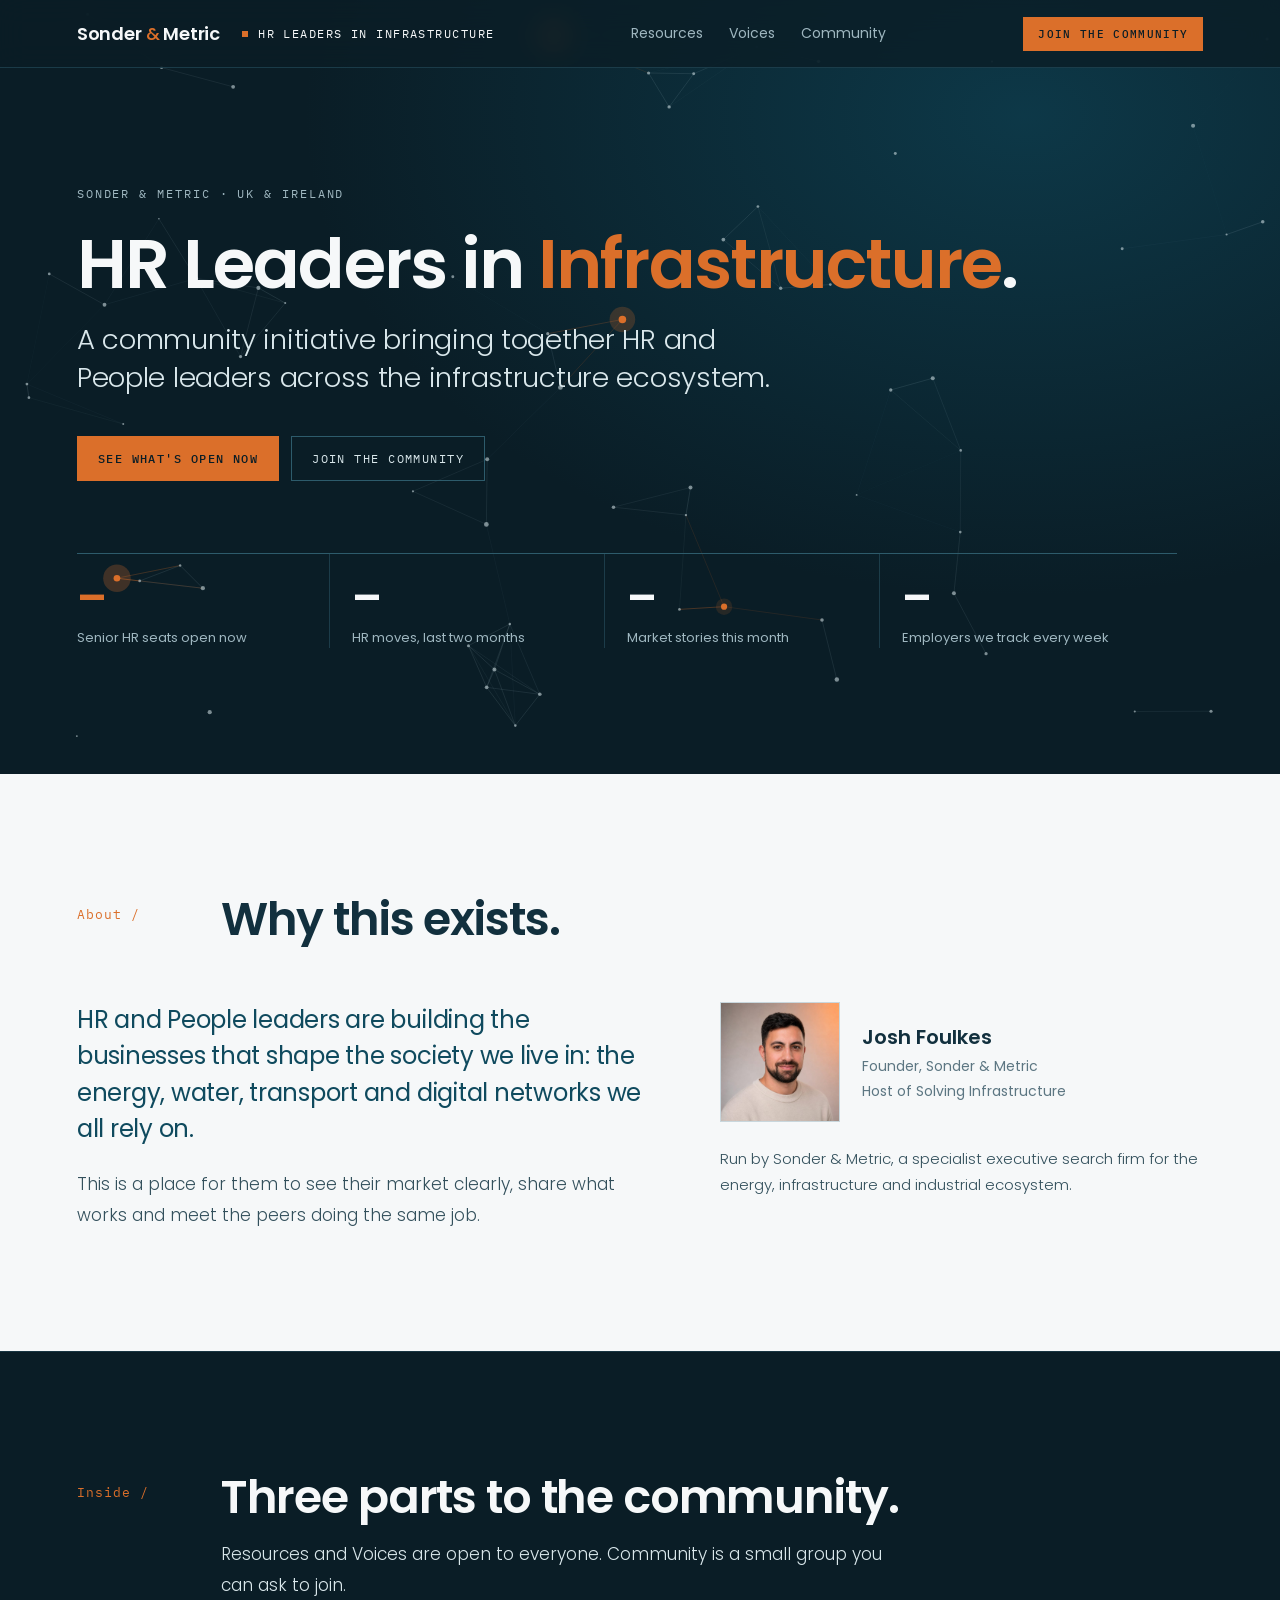
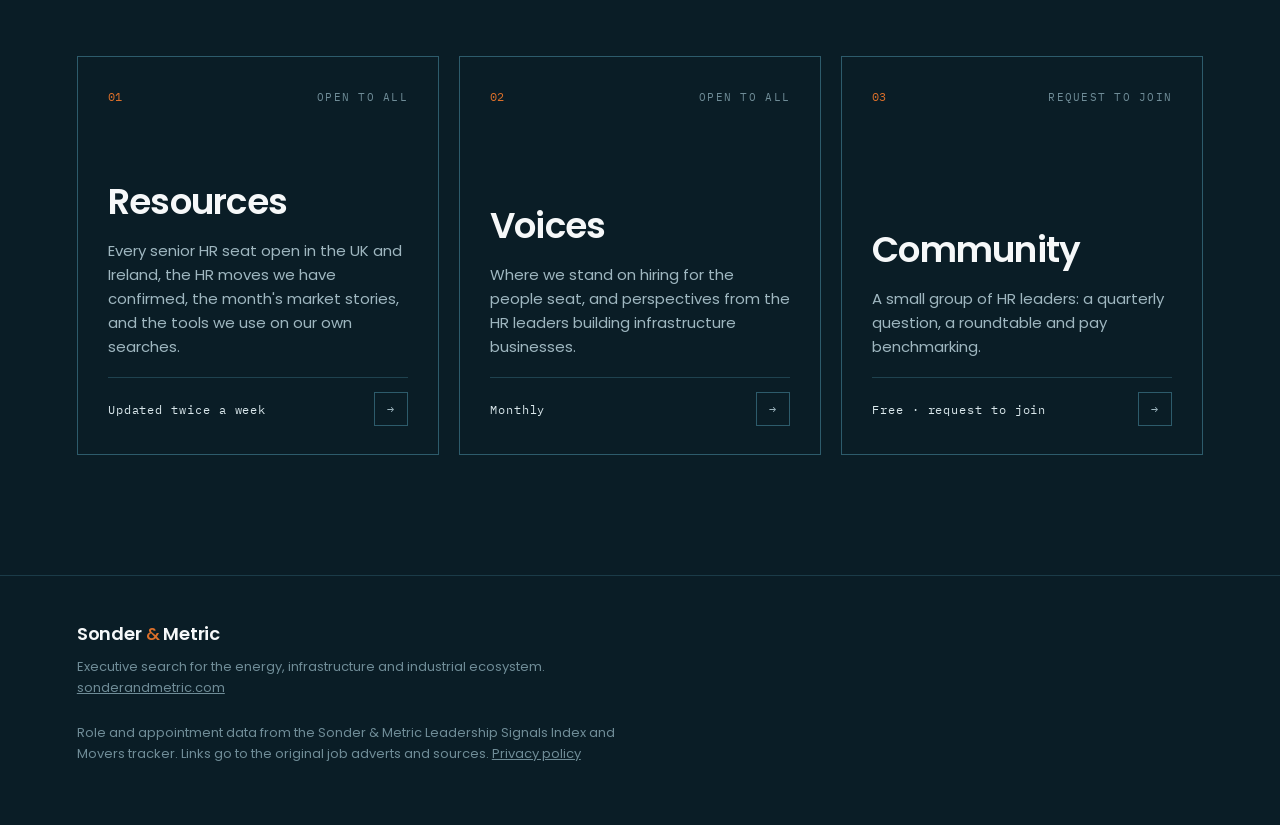
<file: index.html>
<!doctype html>
<html lang="en">
<head>
<meta charset="utf-8">
<meta name="viewport" content="width=device-width, initial-scale=1">
<meta name="robots" content="noindex, nofollow">
<title>HR Leaders in Infrastructure | Sonder &amp; Metric</title>
<meta name="description" content="A community initiative bringing together HR and People leaders across the infrastructure ecosystem in the UK and Ireland.">
<meta name="theme-color" content="#0A1D26">
<link rel="preconnect" href="https://fonts.googleapis.com">
<link rel="preconnect" href="https://fonts.gstatic.com" crossorigin>
<link href="https://fonts.googleapis.com/css2?family=Poppins:wght@300;400;500;600;700&family=IBM+Plex+Mono:wght@400;500&display=swap" rel="stylesheet">
<link rel="icon" href="data:image/svg+xml,%3Csvg xmlns='http://www.w3.org/2000/svg' viewBox='0 0 64 64'%3E%3Crect width='64' height='64' fill='%230F4A5E'/%3E%3Ctext x='32' y='46' font-family='Poppins,Helvetica,Arial,sans-serif' font-size='42' font-weight='600' fill='%23FFFFFF' text-anchor='middle'%3E%26amp;%3C/text%3E%3C/svg%3E">
<link rel="stylesheet" href="./assets/hub.css?v=3">
</head>
<body data-page="home" data-root="./">
<div id="progress"></div>
<header class="nav">
  <div class="nav-l"><a class="wm" href="./">Sonder <b>&amp;</b> Metric</a><a class="tag" href="./" style="text-decoration:none"><i></i>HR Leaders in Infrastructure</a></div>
  <nav class="links" aria-label="Sections"><a data-p="resources" href="./resources/">Resources</a><a data-p="voices" href="./voices/">Voices</a><a data-p="community" href="./community/">Community</a></nav>
  <a class="nbtn" href="./community/#join">Join the community</a>
</header>
<main>
<section class="hero">
  <canvas id="net" aria-hidden="true"></canvas>
  <div class="hero-in">
    <div class="eyebrow" data-a style="--d:.05">Sonder &amp; Metric · UK &amp; Ireland</div>
    <h1 data-a style="--d:.15">HR Leaders in <span class="sig">Infrastructure</span>.<span class="h1-sub">A community initiative bringing together HR and People leaders across the infrastructure ecosystem.</span></h1>
    <div class="cta" data-a style="--d:.42"><a class="btn o" href="resources/">See what's open now</a><a class="btn" href="community/">Join the community</a></div>
  </div>
  <div class="stats" data-a style="--d:.55">
    <div class="stat hi"><div class="v" id="s-seats">–</div><div class="l">Senior HR seats open now</div></div>
    <div class="stat"><div class="v" id="s-moves">–</div><div class="l" id="s-moves-l">HR moves, last two months</div></div>
    <div class="stat"><div class="v" id="s-stories">–</div><div class="l">Market stories this month</div></div>
    <div class="stat"><div class="v" id="s-emp">–</div><div class="l">Employers we track every week</div></div>
  </div>
</section>

<section class="sec light" id="about">
  <div class="sh"><div class="n" data-r>About /</div><div><h2 data-r style="--d:.06">Why this exists.</h2></div></div>
  <div class="voices" style="grid-template-columns:minmax(0,1.2fr) minmax(0,1fr)">
    <div data-r><p style="font-size:clamp(20px,1.9vw,26px);line-height:1.5;font-weight:400;color:var(--teal);letter-spacing:-.01em">HR and People leaders are building the businesses that shape the society we live in: the energy, water, transport and digital networks we all rely on.</p>
      <p style="font-size:17px;line-height:1.8;font-weight:300;color:#33505C;margin-top:22px">This is a place for them to see their market clearly, share what works and meet the peers doing the same job.</p></div>
    <div data-r style="--d:.1">
      <div class="founder"><img src="assets/josh.jpg" alt="Josh Foulkes" width="120" height="120" loading="lazy" style="border-color:#C9D7DD"><div><b style="color:var(--ink)">Josh Foulkes</b><span style="color:#5C7682">Founder, Sonder &amp; Metric</span><span style="color:#5C7682">Host of Solving Infrastructure</span></div></div>
      <p style="font-size:15px;line-height:1.75;font-weight:300;color:#33505C">Run by Sonder &amp; Metric, a specialist executive search firm for the energy, infrastructure and industrial ecosystem.</p>
    </div>
  </div>
</section>

<section class="sec" id="inside">
  <div class="sh"><div class="n" data-r>Inside /</div><div><h2 data-r style="--d:.06">Three parts to the community.</h2><p data-r style="--d:.12">Resources and Voices are open to everyone. Community is a small group you can ask to join.</p></div></div>
  <div class="pillar-cards">
    <a class="pc" href="resources/" data-r><div class="top"><span>01</span><span class="acc">Open to all</span></div><h3>Resources</h3><p>Every senior HR seat open in the UK and Ireland, the HR moves we have confirmed, the month's market stories, and the tools we use on our own searches.</p><div class="stat-line"><span id="pc-res">Updated twice a week</span><span class="arrow">→</span></div></a>
    <a class="pc" href="voices/" data-r style="--d:.08"><div class="top"><span>02</span><span class="acc">Open to all</span></div><h3>Voices</h3><p>Where we stand on hiring for the people seat, and perspectives from the HR leaders building infrastructure businesses.</p><div class="stat-line"><span id="pc-voi">Monthly</span><span class="arrow">→</span></div></a>
    <a class="pc" href="community/" data-r style="--d:.16"><div class="top"><span>03</span><span class="acc">Request to join</span></div><h3>Community</h3><p>A small group of HR leaders: a quarterly question, a roundtable and pay benchmarking.</p><div class="stat-line"><span id="pc-com">Free · request to join</span><span class="arrow">→</span></div></a>
  </div>
</section>

</main>
<footer>
  <div><div class="wm">Sonder <b class="sig">&amp;</b> Metric</div><p style="margin-top:10px">Executive search for the energy, infrastructure and industrial ecosystem. <a href="https://sonderandmetric.com" target="_blank" rel="noopener">sonderandmetric.com</a></p></div>
  <p>Role and appointment data from the Sonder &amp; Metric Leadership Signals Index and Movers tracker. Links go to the original job adverts and sources. <a href="https://sonderandmetric.com/privacy-policy/">Privacy policy</a></p>
</footer>
<script src="./assets/hub.js?v=3"></script>
</body>
</html>
</file>
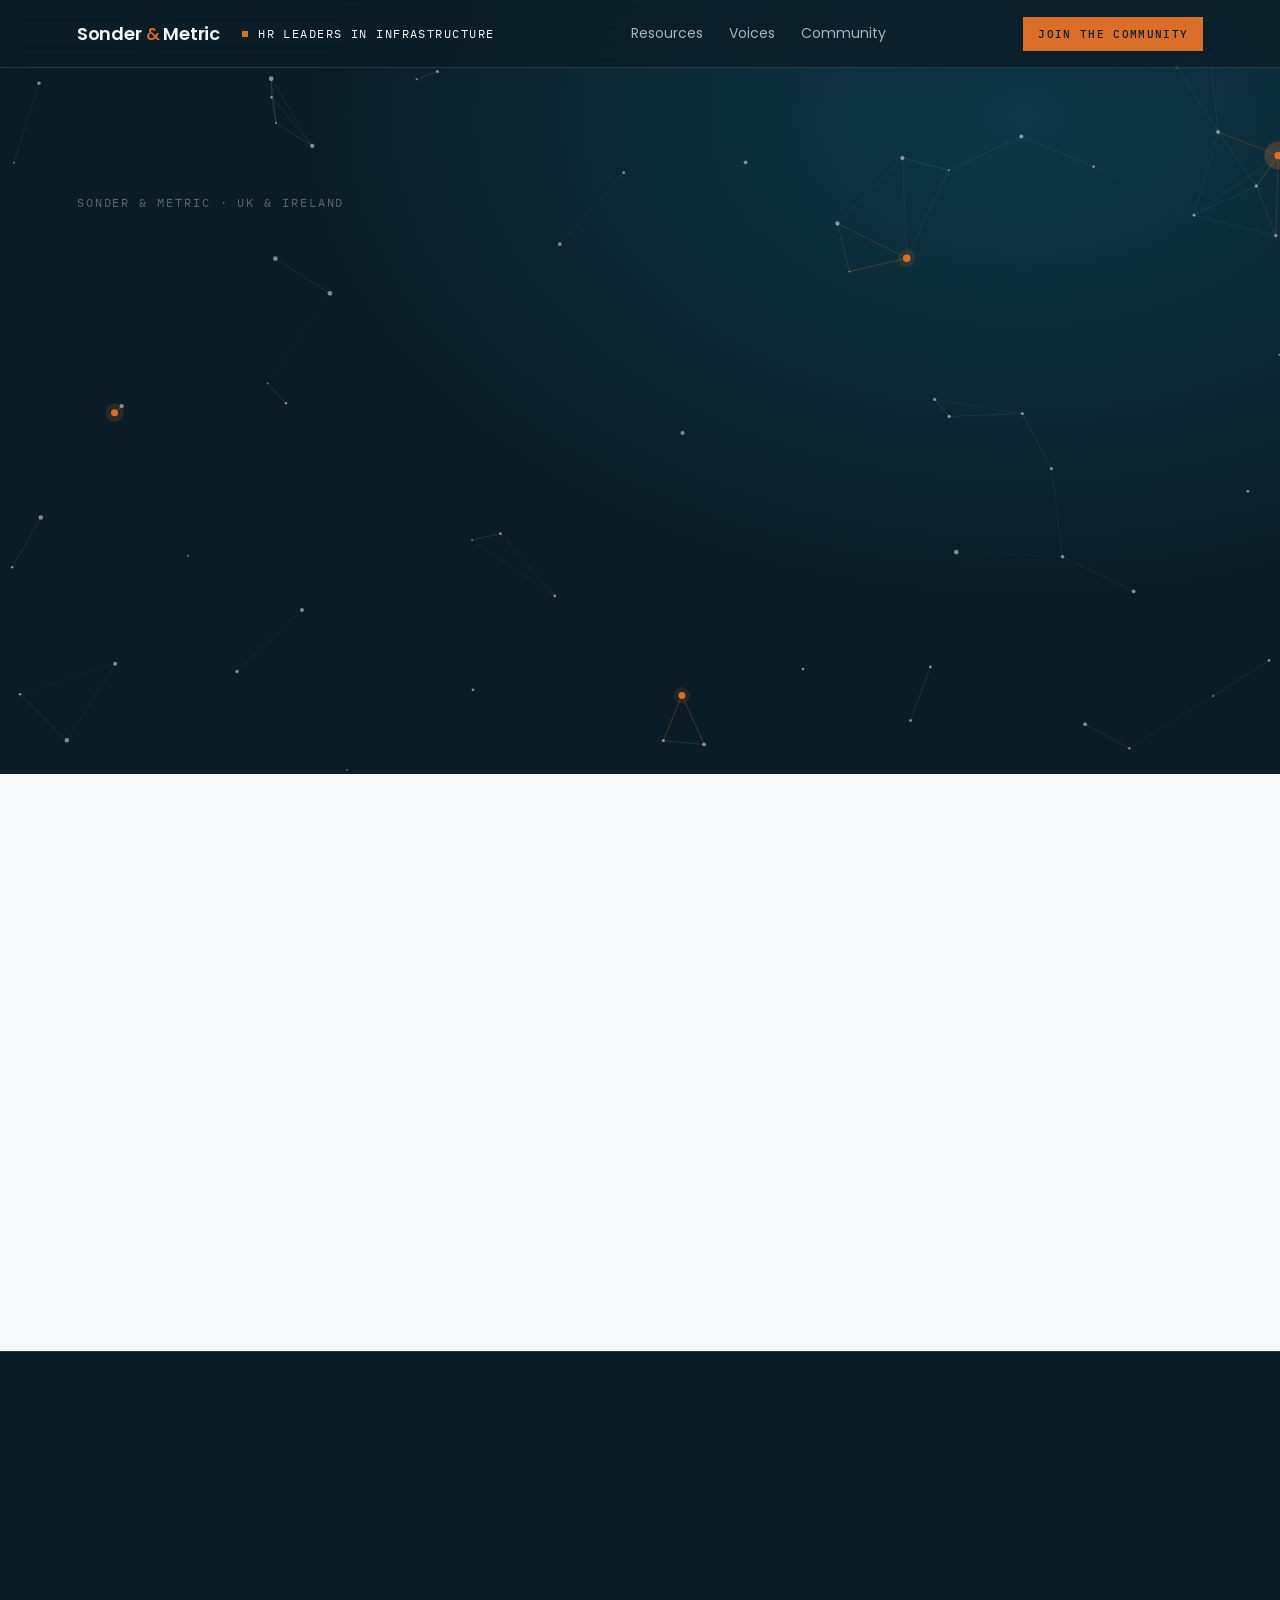
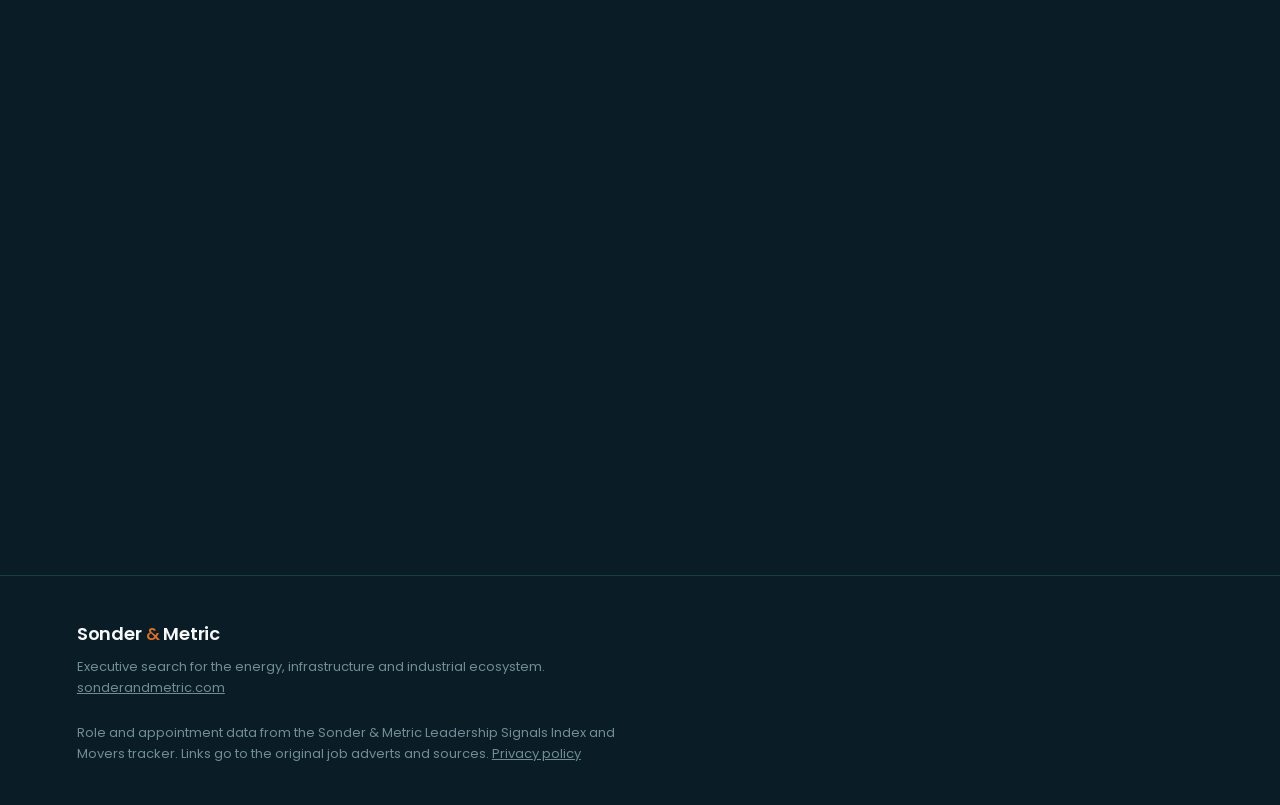
<file: asset-management/index.html>
<!doctype html>
<html lang="en"><head><meta charset="utf-8"><meta name="robots" content="noindex"><title>HR Hub | Sonder &amp; Metric</title>
<meta http-equiv="refresh" content="0; url=../"><link rel="canonical" href="../"></head>
<body style="background:#0A1D26;color:#F6F8F9;font-family:sans-serif;padding:40px"><a href="../" style="color:#F29A5B">Go to the HR Hub</a></body></html>
</file>
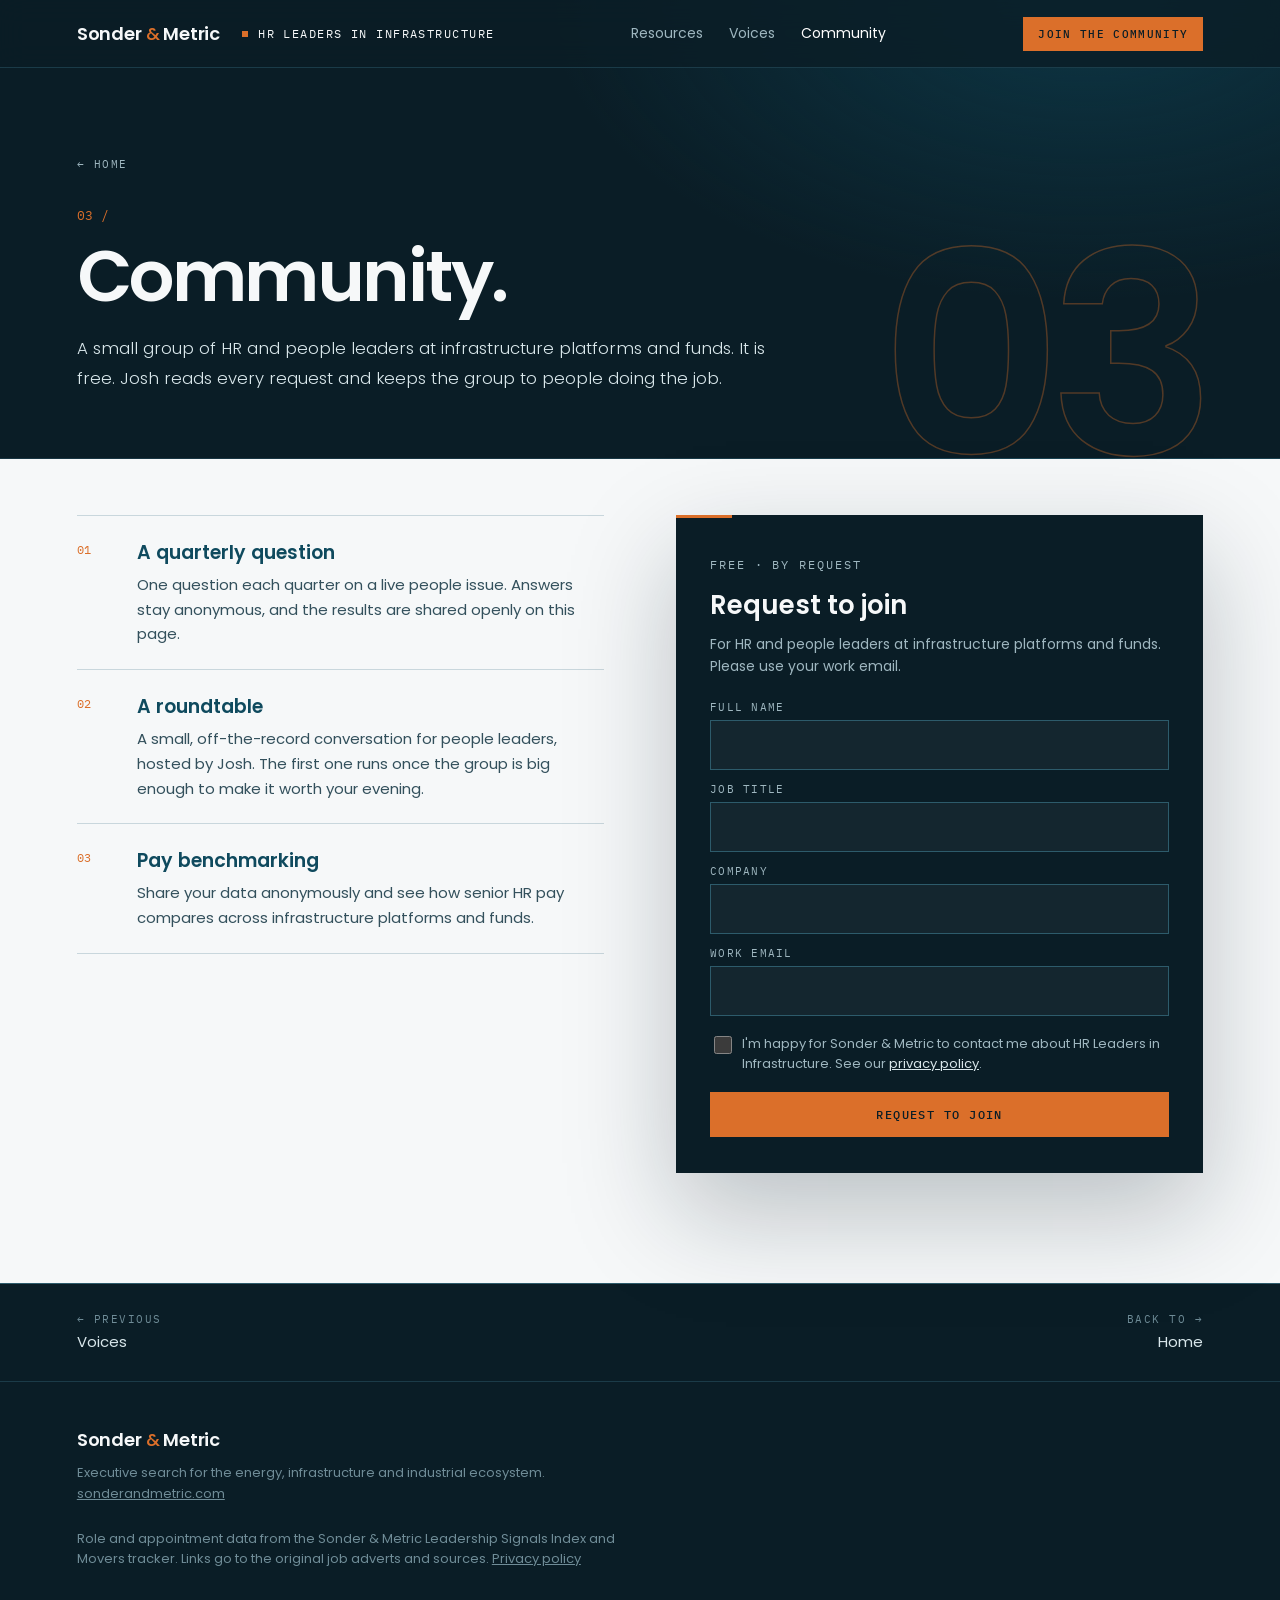
<file: community/index.html>
<!doctype html>
<html lang="en">
<head>
<meta charset="utf-8">
<meta name="viewport" content="width=device-width, initial-scale=1">
<meta name="robots" content="noindex, nofollow">
<title>Community | HR Leaders in Infrastructure</title>
<meta name="description" content="A small group of HR and people leaders at infrastructure platforms and funds. Free, by request.">
<meta name="theme-color" content="#0A1D26">
<link rel="preconnect" href="https://fonts.googleapis.com">
<link rel="preconnect" href="https://fonts.gstatic.com" crossorigin>
<link href="https://fonts.googleapis.com/css2?family=Poppins:wght@300;400;500;600;700&family=IBM+Plex+Mono:wght@400;500&display=swap" rel="stylesheet">
<link rel="icon" href="data:image/svg+xml,%3Csvg xmlns='http://www.w3.org/2000/svg' viewBox='0 0 64 64'%3E%3Crect width='64' height='64' fill='%230F4A5E'/%3E%3Ctext x='32' y='46' font-family='Poppins,Helvetica,Arial,sans-serif' font-size='42' font-weight='600' fill='%23FFFFFF' text-anchor='middle'%3E%26amp;%3C/text%3E%3C/svg%3E">
<link rel="stylesheet" href="../assets/hub.css?v=3">
</head>
<body data-page="community" data-root="../">
<div id="progress"></div>
<header class="nav">
  <div class="nav-l"><a class="wm" href="../">Sonder <b>&amp;</b> Metric</a><a class="tag" href="../" style="text-decoration:none"><i></i>HR Leaders in Infrastructure</a></div>
  <nav class="links" aria-label="Sections"><a data-p="resources" href="../resources/">Resources</a><a data-p="voices" href="../voices/">Voices</a><a data-p="community" href="../community/">Community</a></nav>
  <a class="nbtn" href="../community/#join">Join the community</a>
</header><main><section class="ph"><a class="back" href="../">← Home</a>
  <div class="n">03 /</div><h1>Community.</h1><p class="lead">A small group of HR and people leaders at infrastructure platforms and funds. It is free. Josh reads every request and keeps the group to people doing the job.</p><div class="bignum" aria-hidden="true">03</div></section>
<div class="pbody light"><div class="comm">
    <div data-r>
      <div class="offer">
        <div><span class="i">01</span><div><h3>A quarterly question</h3><p>One question each quarter on a live people issue. Answers stay anonymous, and the results are shared openly on this page.</p></div></div>
        <div><span class="i">02</span><div><h3>A roundtable</h3><p>A small, off-the-record conversation for people leaders, hosted by Josh. The first one runs once the group is big enough to make it worth your evening.</p></div></div>
        <div><span class="i">03</span><div><h3>Pay benchmarking</h3><p>Share your data anonymously and see how senior HR pay compares across infrastructure platforms and funds.</p></div></div>
      </div>
      <div id="question"></div>
    </div>
    <div class="formbox" id="join" data-r style="--d:.1">
      <span class="eyebrow">Free · by request</span>
      <h3>Request to join</h3>
      <p class="sub">For HR and people leaders at infrastructure platforms and funds. Please use your work email.</p>
      <form class="form" id="joinf" novalidate>
        <label>Full name<input type="text" name="name" required maxlength="120" autocomplete="name"></label>
        <label>Job title<input type="text" name="title" required maxlength="160" autocomplete="organization-title"></label>
        <label>Company<input type="text" name="company" required maxlength="160" autocomplete="organization"></label>
        <label>Work email<input type="email" name="email" required maxlength="200" autocomplete="email"></label>
        <div class="hp" aria-hidden="true"><label>Website<input type="text" name="website" tabindex="-1" autocomplete="off"></label></div>
        <label class="consent"><input type="checkbox" name="consent" required><span>I'm happy for Sonder &amp; Metric to contact me about HR Leaders in Infrastructure. See our <a href="https://sonderandmetric.com/privacy-policy/" target="_blank" rel="noopener">privacy policy</a>.</span></label>
        <button class="btn o" type="submit">Request to join</button>
      </form>
      <div id="jmsg"></div>
    </div>
  </div></div>
<nav class="pnav"><a href="../voices/"><small>← Previous</small>Voices</a><a href="../" style="text-align:right"><small>Back to →</small>Home</a></nav></main>
<footer>
  <div><div class="wm">Sonder <b class="sig">&amp;</b> Metric</div><p style="margin-top:10px">Executive search for the energy, infrastructure and industrial ecosystem. <a href="https://sonderandmetric.com" target="_blank" rel="noopener">sonderandmetric.com</a></p></div>
  <p>Role and appointment data from the Sonder &amp; Metric Leadership Signals Index and Movers tracker. Links go to the original job adverts and sources. <a href="https://sonderandmetric.com/privacy-policy/">Privacy policy</a></p>
</footer>
<script src="../assets/hub.js?v=3"></script>
</body>
</html>
</file>
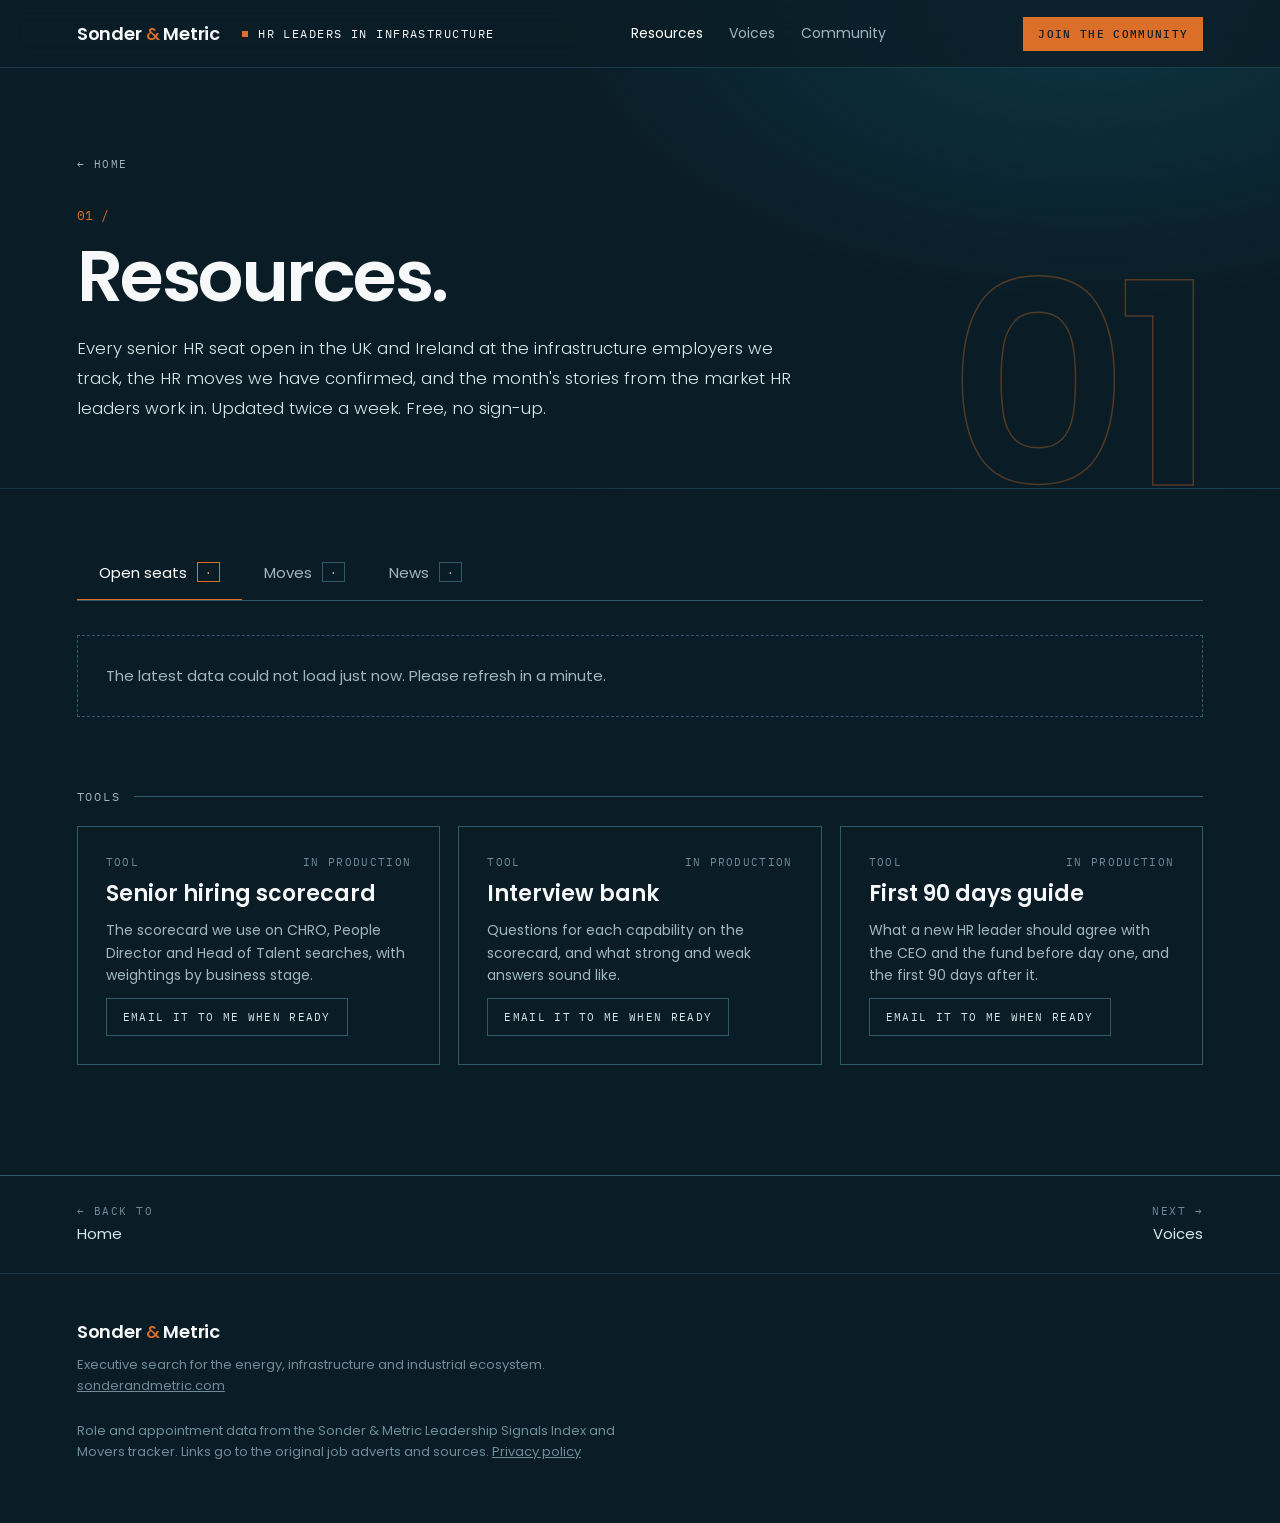
<file: resources/index.html>
<!doctype html>
<html lang="en">
<head>
<meta charset="utf-8">
<meta name="viewport" content="width=device-width, initial-scale=1">
<meta name="robots" content="noindex, nofollow">
<title>Resources | HR Leaders in Infrastructure</title>
<meta name="description" content="Every senior HR seat open in the UK and Ireland at infrastructure employers, HR moves and the month's market stories.">
<meta name="theme-color" content="#0A1D26">
<link rel="preconnect" href="https://fonts.googleapis.com">
<link rel="preconnect" href="https://fonts.gstatic.com" crossorigin>
<link href="https://fonts.googleapis.com/css2?family=Poppins:wght@300;400;500;600;700&family=IBM+Plex+Mono:wght@400;500&display=swap" rel="stylesheet">
<link rel="icon" href="data:image/svg+xml,%3Csvg xmlns='http://www.w3.org/2000/svg' viewBox='0 0 64 64'%3E%3Crect width='64' height='64' fill='%230F4A5E'/%3E%3Ctext x='32' y='46' font-family='Poppins,Helvetica,Arial,sans-serif' font-size='42' font-weight='600' fill='%23FFFFFF' text-anchor='middle'%3E%26amp;%3C/text%3E%3C/svg%3E">
<link rel="stylesheet" href="../assets/hub.css?v=3">
</head>
<body data-page="resources" data-root="../">
<div id="progress"></div>
<header class="nav">
  <div class="nav-l"><a class="wm" href="../">Sonder <b>&amp;</b> Metric</a><a class="tag" href="../" style="text-decoration:none"><i></i>HR Leaders in Infrastructure</a></div>
  <nav class="links" aria-label="Sections"><a data-p="resources" href="../resources/">Resources</a><a data-p="voices" href="../voices/">Voices</a><a data-p="community" href="../community/">Community</a></nav>
  <a class="nbtn" href="../community/#join">Join the community</a>
</header><main><section class="ph"><a class="back" href="../">← Home</a>
  <div class="n">01 /</div><h1>Resources.</h1><p class="lead">Every senior HR seat open in the UK and Ireland at the infrastructure employers we track, the HR moves we have confirmed, and the month's stories from the market HR leaders work in. Updated twice a week. Free, no sign-up.</p><div class="bignum" aria-hidden="true">01</div></section>
<div class="pbody"><div class="tabs" role="tablist">
    <button class="tab on" role="tab" data-tab="seats" aria-selected="true">Open seats <b id="t-seats">·</b></button>
    <button class="tab" role="tab" data-tab="moves" aria-selected="false">Moves <b id="t-moves">·</b></button>
    <button class="tab" role="tab" data-tab="news" aria-selected="false">News <b id="t-news">·</b></button>
  </div>
  <div id="panel" class="panel"><div class="empty">Loading the latest data…</div></div>
  <div class="sub-h">Tools</div>
  <div class="cards" id="tools"></div></div>
<nav class="pnav"><a href="../"><small>← Back to</small>Home</a><a href="../voices/" style="text-align:right"><small>Next →</small>Voices</a></nav>
<dialog id="tooldlg">
  <button class="x" aria-label="Close" data-close>×</button>
  <span class="eyebrow">In production</span>
  <h3 id="tool-t">Get it when it's ready</h3>
  <p style="font-size:14px;color:var(--mist);line-height:1.6">We'll email it to you once it's ready. Work email, please.</p>
  <form class="form" id="toolf" novalidate>
    <label>Work email<input type="email" name="email" required maxlength="200" autocomplete="email"></label>
    <div class="hp" aria-hidden="true"><label>Website<input type="text" name="website" tabindex="-1" autocomplete="off"></label></div>
    <label class="consent"><input type="checkbox" name="consent" required><span>I'm happy for Sonder &amp; Metric to email me about HR Leaders in Infrastructure. See our <a href="https://sonderandmetric.com/privacy-policy/" target="_blank" rel="noopener">privacy policy</a>.</span></label>
    <button class="btn o" type="submit">Email it to me</button>
  </form>
  <div id="tmsg"></div>
</dialog></main>
<footer>
  <div><div class="wm">Sonder <b class="sig">&amp;</b> Metric</div><p style="margin-top:10px">Executive search for the energy, infrastructure and industrial ecosystem. <a href="https://sonderandmetric.com" target="_blank" rel="noopener">sonderandmetric.com</a></p></div>
  <p>Role and appointment data from the Sonder &amp; Metric Leadership Signals Index and Movers tracker. Links go to the original job adverts and sources. <a href="https://sonderandmetric.com/privacy-policy/">Privacy policy</a></p>
</footer>
<script src="../assets/hub.js?v=3"></script>
</body>
</html>
</file>
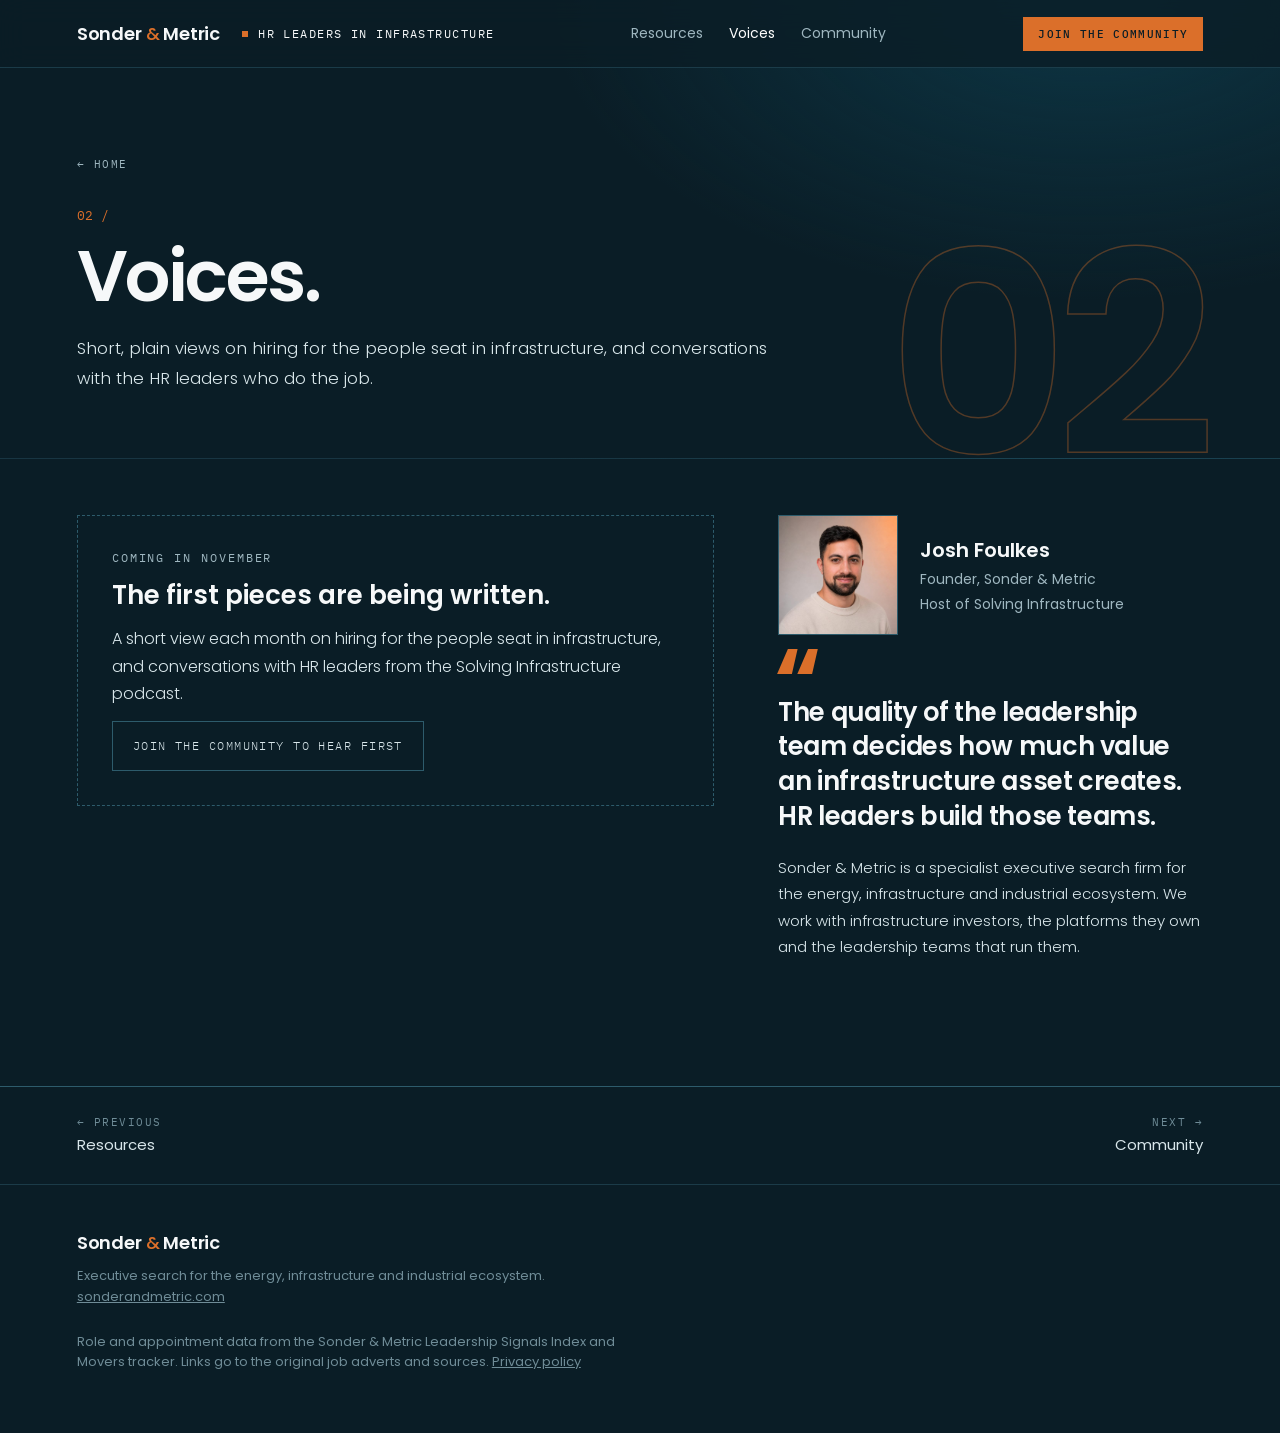
<file: voices/index.html>
<!doctype html>
<html lang="en">
<head>
<meta charset="utf-8">
<meta name="viewport" content="width=device-width, initial-scale=1">
<meta name="robots" content="noindex, nofollow">
<title>Voices | HR Leaders in Infrastructure</title>
<meta name="description" content="Views on hiring for the people seat in infrastructure, and conversations with HR leaders.">
<meta name="theme-color" content="#0A1D26">
<link rel="preconnect" href="https://fonts.googleapis.com">
<link rel="preconnect" href="https://fonts.gstatic.com" crossorigin>
<link href="https://fonts.googleapis.com/css2?family=Poppins:wght@300;400;500;600;700&family=IBM+Plex+Mono:wght@400;500&display=swap" rel="stylesheet">
<link rel="icon" href="data:image/svg+xml,%3Csvg xmlns='http://www.w3.org/2000/svg' viewBox='0 0 64 64'%3E%3Crect width='64' height='64' fill='%230F4A5E'/%3E%3Ctext x='32' y='46' font-family='Poppins,Helvetica,Arial,sans-serif' font-size='42' font-weight='600' fill='%23FFFFFF' text-anchor='middle'%3E%26amp;%3C/text%3E%3C/svg%3E">
<link rel="stylesheet" href="../assets/hub.css?v=3">
</head>
<body data-page="voices" data-root="../">
<div id="progress"></div>
<header class="nav">
  <div class="nav-l"><a class="wm" href="../">Sonder <b>&amp;</b> Metric</a><a class="tag" href="../" style="text-decoration:none"><i></i>HR Leaders in Infrastructure</a></div>
  <nav class="links" aria-label="Sections"><a data-p="resources" href="../resources/">Resources</a><a data-p="voices" href="../voices/">Voices</a><a data-p="community" href="../community/">Community</a></nav>
  <a class="nbtn" href="../community/#join">Join the community</a>
</header><main><section class="ph"><a class="back" href="../">← Home</a>
  <div class="n">02 /</div><h1>Voices.</h1><p class="lead">Short, plain views on hiring for the people seat in infrastructure, and conversations with the HR leaders who do the job.</p><div class="bignum" aria-hidden="true">02</div></section>
<div class="pbody"><div class="voices">
    <div id="posts"></div>
    <aside class="aside" data-r style="--d:.1">
      <div class="founder"><img src="../assets/josh.jpg" alt="Josh Foulkes" width="120" height="120" loading="lazy"><div><b>Josh Foulkes</b><span>Founder, Sonder &amp; Metric</span><span>Host of Solving Infrastructure</span></div></div>
      <blockquote>The quality of the leadership team decides how much value an infrastructure asset creates. HR leaders build those teams.</blockquote>
      <p>Sonder &amp; Metric is a specialist executive search firm for the energy, infrastructure and industrial ecosystem. We work with infrastructure investors, the platforms they own and the leadership teams that run them.</p>
    </aside>
  </div></div>
<nav class="pnav"><a href="../resources/"><small>← Previous</small>Resources</a><a href="../community/" style="text-align:right"><small>Next →</small>Community</a></nav></main>
<footer>
  <div><div class="wm">Sonder <b class="sig">&amp;</b> Metric</div><p style="margin-top:10px">Executive search for the energy, infrastructure and industrial ecosystem. <a href="https://sonderandmetric.com" target="_blank" rel="noopener">sonderandmetric.com</a></p></div>
  <p>Role and appointment data from the Sonder &amp; Metric Leadership Signals Index and Movers tracker. Links go to the original job adverts and sources. <a href="https://sonderandmetric.com/privacy-policy/">Privacy policy</a></p>
</footer>
<script src="../assets/hub.js?v=3"></script>
</body>
</html>
</file>
<file: assets/hub.css>
*,*::before,*::after{box-sizing:border-box}
[hidden]{display:none!important}
:root{
  --ground:#0A1D26;--deep:#0C2F3C;--teal:#0F4A5E;--line:#2D5B6B;--mist:#9FB7C0;--ice:#D9E7EB;--paper:#F6F8F9;--ink:#12303E;--dim:#6F8C97;
  --signal:#DB6F2A;--signal-2:#F29A5B;
  --f:'Poppins',ui-sans-serif,system-ui,-apple-system,'Segoe UI',sans-serif;
  --mono:'IBM Plex Mono',ui-monospace,Menlo,Consolas,monospace;
  --out:cubic-bezier(.16,1,.3,1);
  --gut:clamp(16px,6vw,96px);
  color-scheme:dark;
}
html{scroll-padding-top:84px;scroll-behavior:smooth}
body{margin:0;background:var(--ground);color:var(--paper);font-family:var(--f);-webkit-font-smoothing:antialiased;overflow-x:hidden}
a{color:inherit}
h1,h2,h3,h4{margin:0;font-weight:600;text-wrap:balance}
p{margin:0}
button{font:inherit}
.sig{color:var(--signal)}
.eyebrow{font-family:var(--mono);font-size:12px;letter-spacing:.16em;text-transform:uppercase;color:var(--mist)}

/* nav */
.nav{position:fixed;top:0;left:0;right:0;z-index:40;height:68px;display:flex;align-items:center;justify-content:space-between;gap:16px;padding:0 var(--gut);background:rgba(10,29,38,.8);backdrop-filter:blur(14px);-webkit-backdrop-filter:blur(14px);border-bottom:1px solid rgba(45,91,107,.5)}
.nav-l{display:flex;align-items:center;gap:22px;min-width:0}
.wm{font-weight:600;font-size:18px;letter-spacing:-.01em;text-decoration:none;white-space:nowrap}
.wm b{color:var(--signal);font-weight:500}
.tag{font-family:var(--mono);font-size:12px;letter-spacing:.12em;text-transform:uppercase;color:var(--paper);display:flex;gap:10px;align-items:center;white-space:nowrap}
.tag i{width:6px;height:6px;background:var(--signal);display:block}
.links{display:flex;gap:26px;font-size:14px}
.links a{text-decoration:none;color:var(--mist);transition:color .2s}
.links a:hover,.links a.on{color:#fff}
.nbtn{display:inline-block;text-decoration:none;cursor:pointer;font-family:var(--mono);font-size:11px;letter-spacing:.12em;text-transform:uppercase;border:1px solid var(--signal);background:var(--signal);padding:9px 14px;color:var(--ground);font-weight:500;transition:background .25s;white-space:nowrap}
.nbtn:hover{background:var(--signal-2)}
@media(max-width:900px){.links{display:none}}
@media(max-width:520px){.tag{display:none}}
#progress{position:fixed;top:0;left:0;height:2px;background:var(--signal);width:0;z-index:41}

/* motion */
@keyframes up{from{opacity:0;transform:translateY(18px)}to{opacity:1;transform:none}}
.hero [data-a]{animation:up .8s var(--out) both;animation-delay:calc(var(--d,0) * 1s)}
[data-r]{opacity:0;transform:translateY(22px);transition:opacity .8s var(--out),transform .8s var(--out);transition-delay:calc(var(--d,0) * 1s)}
[data-r].in{opacity:1;transform:none}

/* hero */
.hero{position:relative;min-height:86svh;display:flex;flex-direction:column;justify-content:center;padding:150px var(--gut) 90px;overflow:hidden;background:radial-gradient(1200px 800px at 80% 15%,rgba(15,74,94,.6),transparent 60%),var(--ground)}
#net{position:absolute;inset:0;width:100%;height:100%}
.hero-in{position:relative;z-index:2;max-width:1000px}
.hero h1{font-size:clamp(38px,5.4vw,80px);line-height:1.08;letter-spacing:-.025em;margin-top:26px}
.h1-sub{display:block;font-weight:300;color:var(--ice);font-size:.4em;letter-spacing:-.01em;margin-top:20px;line-height:1.35;max-width:760px}
.hero .lead{font-size:clamp(16px,1.3vw,19px);line-height:1.8;font-weight:300;color:var(--ice);max-width:640px;margin-top:30px}
.cta{display:flex;gap:12px;flex-wrap:wrap;margin-top:40px}
.stats{position:relative;z-index:2;display:grid;grid-template-columns:repeat(4,1fr);margin-top:72px;max-width:1100px;border-top:1px solid var(--line)}
.stat{padding:22px 22px 0 0;border-right:1px solid rgba(45,91,107,.5);margin-right:22px}
.stat:last-child{border-right:none}
.stat .v{font-size:clamp(30px,3.4vw,52px);font-weight:600;letter-spacing:-.04em;line-height:1;font-variant-numeric:tabular-nums}
.stat.hi .v{color:var(--signal)}
.stat .l{font-size:13px;color:var(--mist);margin-top:10px;line-height:1.45}
@media(max-width:760px){.stats{grid-template-columns:1fr 1fr}.stat{border-right:none;margin-right:0;padding-bottom:18px;border-bottom:1px solid rgba(45,91,107,.5)}}

/* buttons */
.btn{display:inline-flex;align-items:center;gap:10px;font-family:var(--mono);font-size:12px;letter-spacing:.12em;text-transform:uppercase;padding:14px 20px;border:1px solid var(--line);color:var(--ice);text-decoration:none;cursor:pointer;background:none;transition:all .3s}
.btn:hover{border-color:var(--mist);color:#fff}
.btn.o{background:var(--signal);border-color:var(--signal);color:var(--ground);font-weight:500}
.btn.o:hover{background:var(--signal-2)}
.btn[disabled]{opacity:.5;cursor:default}
.btn:focus-visible,.nbtn:focus-visible,.tab:focus-visible,.chip:focus-visible{outline:2px solid var(--signal);outline-offset:2px}

/* pillars strip */
.pillars{display:grid;grid-template-columns:repeat(3,1fr);gap:1px;background:var(--line);border-top:1px solid var(--line);border-bottom:1px solid var(--line)}
.pillar{background:var(--ground);padding:36px var(--gut) 36px 36px;text-decoration:none;display:flex;flex-direction:column;gap:10px;transition:background .3s}
.pillar:first-child{padding-left:var(--gut)}
.pillar:hover{background:rgba(15,74,94,.25)}
.pillar .k{font-family:var(--mono);font-size:12px;color:var(--signal);display:flex;justify-content:space-between}
.pillar h3{font-size:26px;letter-spacing:-.01em}
.pillar p{font-size:14px;line-height:1.6;color:var(--mist);max-width:360px}
.pillar .acc{font-family:var(--mono);font-size:10.5px;letter-spacing:.12em;text-transform:uppercase;color:var(--dim);margin-top:auto;padding-top:10px}
@media(max-width:900px){.pillars{grid-template-columns:1fr}.pillar,.pillar:first-child{padding:28px var(--gut)}}

/* sections */
.sec{position:relative;padding:120px var(--gut);border-top:1px solid rgba(45,91,107,.4)}
.sec.deep{background:linear-gradient(180deg,var(--deep),var(--ground))}
.sec.light{background:var(--paper);color:var(--ink);border-top:none}
.sh{display:grid;grid-template-columns:120px 1fr;gap:24px;margin-bottom:56px}
.sh .n{font-family:var(--mono);font-size:13px;color:var(--signal);padding-top:12px;letter-spacing:.08em}
.sh h2{font-size:clamp(28px,3.6vw,50px);line-height:1.12;letter-spacing:-.025em}
.sh p{font-size:17px;line-height:1.8;font-weight:300;color:var(--ice);max-width:680px;margin-top:16px}
.light .sh p{color:#33505C}
@media(max-width:760px){.sh{grid-template-columns:1fr;gap:6px}.sh .n{padding-top:0}.sec{padding:80px var(--gut)}}
.empty{border:1px dashed var(--line);padding:28px;color:var(--mist);font-size:15px;line-height:1.6}
.light .empty{border-color:#C9D7DD;color:#5C7682}
.sub-h{font-family:var(--mono);font-size:12px;letter-spacing:.14em;text-transform:uppercase;color:var(--mist);margin:72px 0 22px;display:flex;gap:14px;align-items:center}
.sub-h::after{content:"";flex:1;height:1px;background:var(--line)}

/* tabs */
.tabs{display:flex;border-bottom:1px solid var(--line);margin-bottom:34px;overflow-x:auto}
.tab{all:unset;cursor:pointer;padding:16px 22px;font-size:15px;color:var(--mist);position:relative;white-space:nowrap;display:flex;gap:10px;align-items:center;transition:color .25s}
.tab b{font-family:var(--mono);font-weight:400;font-size:11px;border:1px solid var(--line);padding:2px 7px;color:var(--mist)}
.tab::after{content:"";position:absolute;left:0;right:0;bottom:-1px;height:2px;background:var(--signal);transform:scaleX(0);transform-origin:left;transition:transform .45s var(--out)}
.tab:hover,.tab.on{color:#fff}
.tab.on::after{transform:none}
.tab.on b{border-color:var(--signal);color:var(--signal-2)}
.panel{animation:up .5s var(--out) both}
.note{font-family:var(--mono);font-size:11.5px;letter-spacing:.08em;color:var(--dim);margin-bottom:14px}

/* seats */
.chips{display:flex;gap:8px;flex-wrap:wrap;margin-bottom:18px}
.chip{all:unset;cursor:pointer;font-family:var(--mono);font-size:11px;letter-spacing:.1em;text-transform:uppercase;border:1px solid var(--line);padding:8px 13px;color:var(--mist);transition:all .25s}
.chip:hover{color:#fff;border-color:var(--mist)}
.chip.on{background:var(--signal);border-color:var(--signal);color:var(--ground)}
.rows{border-top:1px solid var(--line)}
.rowi{display:grid;grid-template-columns:minmax(0,1.6fr) minmax(0,1fr) 180px 28px;gap:22px;align-items:center;padding:20px 0;border-bottom:1px solid rgba(45,91,107,.6);text-decoration:none;position:relative;transition:padding .4s var(--out),background .3s}
.rowi::before{content:"";position:absolute;left:0;top:0;bottom:0;width:2px;background:var(--signal);transform:scaleY(0);transition:transform .35s var(--out)}
.rowi:hover{padding-left:14px;background:rgba(15,74,94,.22)}
.rowi:hover::before{transform:none}
.rowi .t{font-size:18px;font-weight:600;line-height:1.3}
.rowi .e{font-size:14px;color:var(--mist);margin-top:4px}
.rowi .meta{font-size:13px;color:var(--ice);line-height:1.5}
.rowi .meta small{display:block;color:var(--mist);font-size:12px}
.age{font-family:var(--mono);font-size:11px;color:var(--mist);letter-spacing:.06em}
.rowi .go{font-size:18px;color:var(--mist);transition:transform .3s var(--out),color .3s}
.rowi:hover .go{transform:translate(4px,-4px);color:var(--signal)}
@media(max-width:760px){.rowi{grid-template-columns:1fr 24px}.rowi .meta,.rowi .age{grid-column:1}.rowi .go{grid-row:1;grid-column:2}}

/* moves */
.mv-line{position:relative;padding-left:40px;border-left:1px solid var(--line);margin-left:8px;max-width:860px}
.mv{position:relative;padding:0 0 34px}
.mv::before{content:"";position:absolute;left:-46px;top:7px;width:11px;height:11px;border-radius:50%;background:var(--ground);border:1.5px solid var(--mist)}
.mv:first-child::before{border-color:var(--signal);background:var(--signal)}
.mv .d{font-family:var(--mono);font-size:11px;letter-spacing:.12em;text-transform:uppercase;color:var(--mist)}
.mv h3{font-size:20px;margin:8px 0 6px}
.mv p{font-size:15px;color:var(--ice);line-height:1.6}

/* news */
.stories{display:grid;grid-template-columns:repeat(auto-fill,minmax(300px,1fr));gap:20px}
.story{background:var(--paper);color:var(--ink);padding:28px;display:flex;flex-direction:column;gap:12px;text-decoration:none;transition:transform .45s var(--out),box-shadow .45s}
.story:hover{transform:translateY(-5px);box-shadow:0 30px 60px rgba(0,0,0,.35)}
.story .k{display:flex;justify-content:space-between;gap:10px;font-family:var(--mono);font-size:11px;letter-spacing:.12em;text-transform:uppercase;color:#5C7682}
.story h3{font-size:19px;line-height:1.3;color:var(--teal)}
.story p{font-size:14px;line-height:1.65;color:#33505C}

/* tools */
.cards{display:grid;grid-template-columns:repeat(3,1fr);gap:18px}
@media(max-width:1000px){.cards{grid-template-columns:1fr}}
.card{border:1px solid var(--line);padding:28px;display:flex;flex-direction:column;gap:12px}
.card .k{font-family:var(--mono);font-size:11px;letter-spacing:.12em;text-transform:uppercase;color:var(--dim);display:flex;justify-content:space-between}
.card h3{font-size:22px;line-height:1.2}
.card p{font-size:14px;line-height:1.6;color:var(--mist)}
.card .btn{margin-top:auto;align-self:flex-start;padding:11px 16px;font-size:11px}

/* voices */
.voices{display:grid;grid-template-columns:minmax(0,1.5fr) minmax(0,1fr);gap:64px;align-items:start}
@media(max-width:1000px){.voices{grid-template-columns:1fr;gap:44px}}
.post{border-top:1px solid var(--line);padding:30px 0}
.post:last-child{border-bottom:1px solid var(--line)}
.post .k{font-family:var(--mono);font-size:11px;letter-spacing:.12em;text-transform:uppercase;color:var(--signal-2)}
.post h3{font-size:clamp(22px,2.2vw,30px);line-height:1.2;letter-spacing:-.015em;margin:10px 0}
.post .sf{font-size:16px;line-height:1.7;color:var(--ice);font-weight:300}
.post .by{font-size:13px;color:var(--mist);margin-top:12px}
.post details{margin-top:14px}
.post summary{cursor:pointer;font-family:var(--mono);font-size:11px;letter-spacing:.12em;text-transform:uppercase;color:var(--mist);list-style:none}
.post summary::-webkit-details-marker{display:none}
.post summary::after{content:" +"}
.post details[open] summary::after{content:" −"}
.post .body{margin-top:16px;font-size:16px;line-height:1.8;color:var(--ice);font-weight:300;max-width:720px}
.post .body p{margin-bottom:16px}
.soon{border:1px dashed var(--line);padding:34px;display:grid;gap:14px}
.soon h3{font-size:26px;line-height:1.25}
.soon p{font-size:16px;line-height:1.7;color:var(--ice);font-weight:300}
.founder{display:grid;grid-template-columns:120px 1fr;gap:22px;align-items:center;margin-bottom:24px}
.founder img{width:120px;height:120px;object-fit:cover;display:block;border:1px solid var(--line)}
.founder b{display:block;font-size:20px;font-weight:600}
.founder span{display:block;font-size:14px;color:var(--mist);margin-top:4px}
.aside blockquote{margin:0 0 22px;font-size:clamp(20px,2vw,28px);line-height:1.35;font-weight:600;letter-spacing:-.015em;position:relative;padding-top:36px}
.aside blockquote::before{content:"\201C";position:absolute;left:-4px;top:-26px;font-size:100px;color:var(--signal);line-height:1}
.aside p{font-size:15px;line-height:1.75;font-weight:300;color:var(--ice);margin-bottom:16px}

/* community */
.comm{display:grid;grid-template-columns:minmax(0,1fr) minmax(0,1fr);gap:72px;align-items:start}
@media(max-width:1000px){.comm{grid-template-columns:1fr;gap:48px}}
.offer{display:grid;gap:0;border-top:1px solid #C9D7DD}
.offer > div{display:grid;grid-template-columns:44px 1fr;gap:16px;padding:22px 0;border-bottom:1px solid #C9D7DD}
.offer .i{font-family:var(--mono);font-size:12px;color:var(--signal);padding-top:4px}
.offer h3{font-size:19px;color:var(--teal);margin-bottom:6px}
.offer p{font-size:15px;line-height:1.65;color:#33505C}
.q{background:#fff;border-left:3px solid var(--signal);padding:22px 24px;margin-top:28px}
.q small{display:block;font-family:var(--mono);font-size:10.5px;letter-spacing:.14em;text-transform:uppercase;color:#B4561B;margin-bottom:8px}
.q h4{font-size:20px;color:var(--ink);line-height:1.35}
.q p{font-size:14px;color:#33505C;margin-top:8px;line-height:1.6}
.formbox{background:var(--ground);color:var(--paper);padding:36px 34px;position:relative;box-shadow:0 40px 100px rgba(10,29,38,.25)}
.formbox::before{content:"";position:absolute;left:0;top:0;width:56px;height:3px;background:var(--signal)}
.formbox h3{font-size:26px;margin:10px 0 8px}
.formbox .sub{font-size:14px;color:var(--mist);line-height:1.6}
.form{display:grid;gap:12px;margin-top:22px}
.form label{display:grid;gap:6px;font-family:var(--mono);font-size:10.5px;letter-spacing:.12em;text-transform:uppercase;color:var(--mist)}
.form input[type=text],.form input[type=email]{font:inherit;font-size:16px;padding:14px 15px;border:1px solid var(--line);background:rgba(255,255,255,.04);color:#fff;border-radius:0;outline:none;transition:border-color .2s;text-transform:none;letter-spacing:0}
.form input:focus{border-color:var(--mist)}
.form .consent{display:grid;grid-template-columns:20px 1fr;gap:12px;align-items:start;font-family:var(--f);font-size:13px;letter-spacing:0;text-transform:none;color:var(--mist);line-height:1.55;margin-top:6px}
.form .consent input{width:18px;height:18px;accent-color:var(--signal);margin-top:2px}
.form .consent a{color:var(--ice)}
.form .hp{position:absolute;left:-9999px;width:1px;height:1px;overflow:hidden}
.form .btn{justify-content:center;margin-top:6px}
.msg{margin-top:16px;border-left:3px solid var(--signal);padding-left:14px;font-size:15px;line-height:1.6}
.msg.err{border-color:#E06A5A;color:#F3B3AA}

/* dialog */
dialog{border:1px solid var(--line);background:var(--ground);color:var(--paper);padding:34px;max-width:460px;width:calc(100% - 32px)}
dialog::backdrop{background:rgba(5,14,19,.7);backdrop-filter:blur(4px)}
dialog h3{font-size:22px;margin:8px 0}
dialog .x{all:unset;cursor:pointer;position:absolute;right:16px;top:12px;color:var(--mist);font-size:22px;padding:4px 8px}

footer{padding:44px var(--gut) 60px;display:flex;justify-content:space-between;gap:24px;flex-wrap:wrap;border-top:1px solid rgba(45,91,107,.5);font-size:13px;color:var(--dim)}
footer .wm{font-size:18px;color:var(--paper)}
footer p{max-width:560px;line-height:1.6}

@media (prefers-reduced-motion:reduce){*,*::before,*::after{animation-duration:.01ms!important;transition-duration:.01ms!important;transition-delay:0s!important}[data-r]{opacity:1;transform:none}html{scroll-behavior:auto}}
/* sub-page header and pillar nav */
.ph{position:relative;overflow:hidden;padding:150px var(--gut) 64px;background:radial-gradient(900px 500px at 85% 0%,rgba(15,74,94,.55),transparent 60%),var(--ground);border-bottom:1px solid rgba(45,91,107,.4)}
.ph.light-next{border-bottom:none}
.back{display:inline-flex;align-items:center;gap:10px;font-family:var(--mono);font-size:11px;letter-spacing:.14em;text-transform:uppercase;color:var(--mist);text-decoration:none;margin-bottom:36px;transition:gap .3s var(--out),color .2s}
.back:hover{gap:16px;color:#fff}
.ph .n{font-family:var(--mono);font-size:13px;color:var(--signal)}
.ph h1{font-size:clamp(40px,5.6vw,80px);line-height:1.06;letter-spacing:-.035em;margin-top:14px;animation:up .8s var(--out) both .05s}
.ph .lead{font-size:clamp(16px,1.3vw,19px);line-height:1.8;font-weight:300;color:var(--ice);max-width:720px;margin-top:20px;animation:up .8s var(--out) both .15s}
.ph .bignum{position:absolute;right:var(--gut);bottom:-40px;font-size:clamp(160px,22vw,340px);font-weight:600;line-height:1;color:transparent;-webkit-text-stroke:1.5px rgba(219,111,42,.35);letter-spacing:-.05em;pointer-events:none}
.pbody{padding:56px var(--gut) 110px}
.pbody.light{background:var(--paper);color:var(--ink)}
.pnav{display:flex;justify-content:space-between;gap:16px;border-top:1px solid var(--line);padding:28px var(--gut);font-size:15px;flex-wrap:wrap}
.pnav a{text-decoration:none;display:flex;flex-direction:column;gap:4px;color:var(--ice)}
.pnav a small{font-family:var(--mono);font-size:10.5px;letter-spacing:.14em;text-transform:uppercase;color:var(--dim)}
.pnav a:hover{color:var(--signal-2)}
.pillar-cards{display:grid;grid-template-columns:repeat(3,1fr);gap:20px}
@media(max-width:1000px){.pillar-cards{grid-template-columns:1fr}}
.pc{position:relative;border:1px solid var(--line);padding:32px 30px 28px;min-height:320px;display:flex;flex-direction:column;text-decoration:none;overflow:hidden;transition:border-color .35s,transform .5s var(--out),background .35s}
.pc:hover{border-color:var(--mist);transform:translateY(-4px);background:rgba(15,74,94,.2)}
.pc .top{display:flex;justify-content:space-between;align-items:center;font-family:var(--mono);font-size:12px;color:var(--signal)}
.pc .acc{font-family:var(--mono);font-size:10.5px;letter-spacing:.12em;text-transform:uppercase;color:var(--dim)}
.pc h3{font-size:clamp(28px,2.8vw,40px);letter-spacing:-.02em;margin-top:auto;padding-top:70px}
.pc p{font-size:15px;line-height:1.6;color:var(--mist);margin-top:10px}
.pc .stat-line{font-family:var(--mono);font-size:11.5px;letter-spacing:.08em;color:var(--ice);margin-top:18px;padding-top:14px;border-top:1px solid rgba(45,91,107,.6);display:flex;justify-content:space-between;align-items:center}
.pc .arrow{width:34px;height:34px;border:1px solid var(--line);display:grid;place-items:center;color:var(--mist);transition:all .35s var(--out)}
.pc:hover .arrow{background:var(--signal);border-color:var(--signal);color:var(--ground);transform:rotate(-45deg)}
</file>
